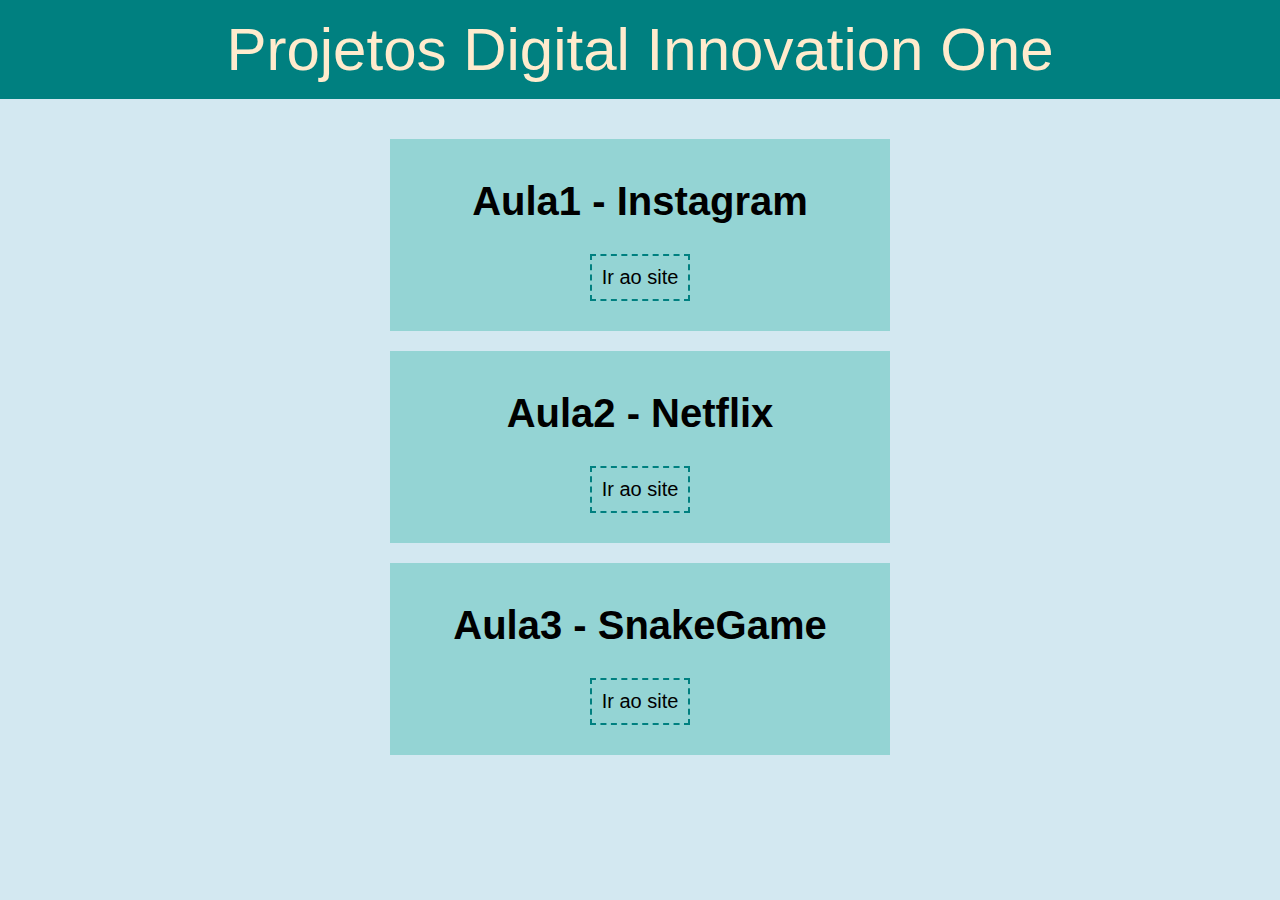
<file: index.html>
<!DOCTYPE html>
<html lang="en">
    <head>
        <meta charset="UTF-8">
        <meta http-equiv="X-UA-Compatible" content="IE=edge">
        <meta name="viewport" content="width=device-width, initial-scale=1.0">
        <link rel="stylesheet" href="style.css">
        <title>Home</title>
    </head>
    <body>
        <header>Projetos Digital Innovation One</header>
        <main>
            <div class="p1">
                <h1>Aula1 - Instagram</h2>
                <a href="https://angelcomp.github.io/DIO-HTML-WebDeveloper/aula1%20-%20Instagram/">
                    Ir ao site
                </a>
            </div>
            <div class="p2">
                <h1>Aula2 - Netflix</h2>
                <a href="https://angelcomp.github.io/DIO-HTML-WebDeveloper/aula2%20-%20Netflix/">
                    Ir ao site
                </a>
            </div>
            <div class="p3">
                <h1>Aula3 - SnakeGame</h2>
                <a href="https://angelcomp.github.io/DIO-HTML-WebDeveloper/aula3%20-%20SnakeGame/">
                    Ir ao site
                </a>
            </div>
            
        </main>
    </body>

</html>
</file>
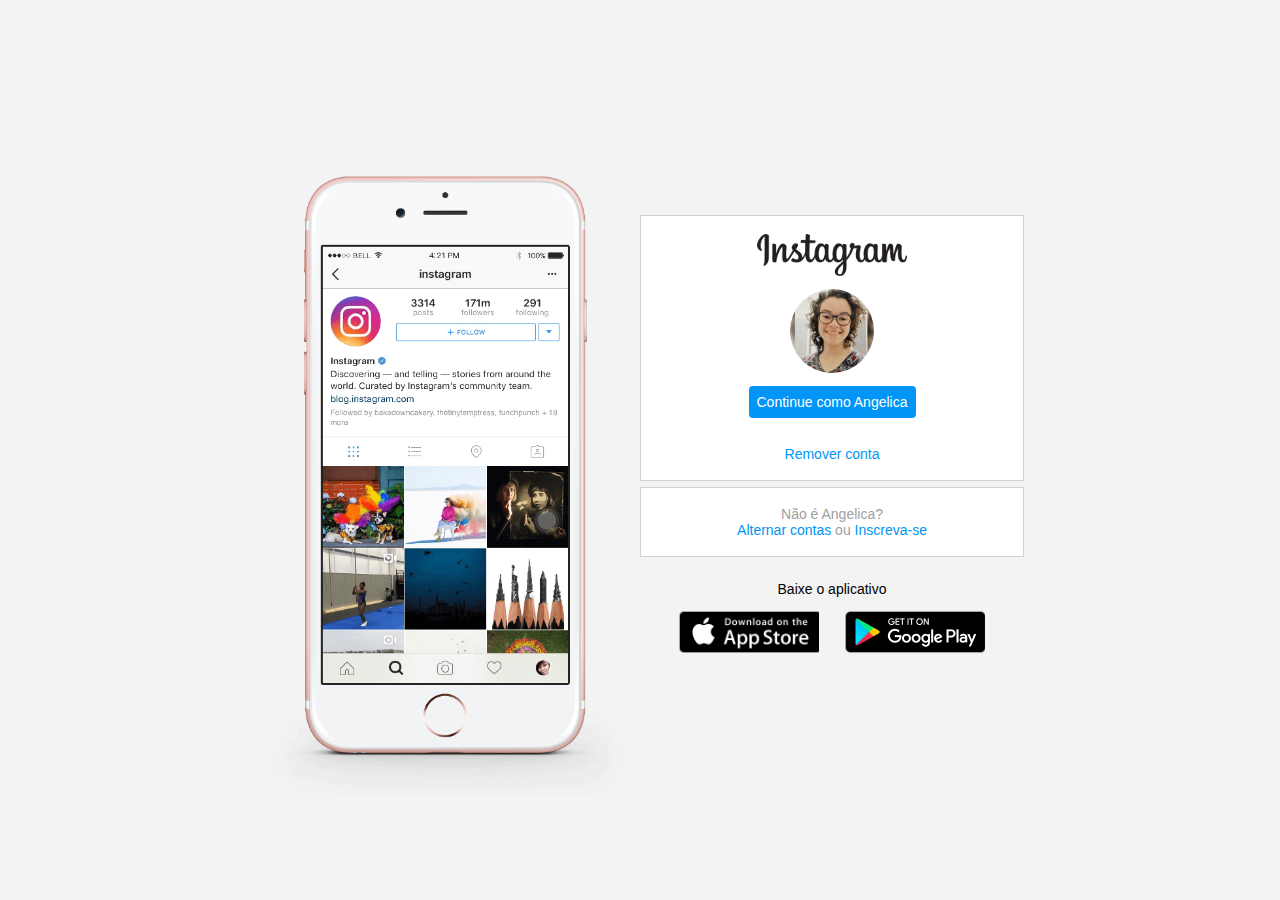
<file: aula1 - Instagram/index.html>
<!DOCTYPE html>
<html lang="en">
<head>
    <meta charset="UTF-8">
    <meta name="viewport" content="width=device-width, initial-scale=1.0">
    <link rel="stylesheet" href="style.css">
    <title>Instagram</title>
</head>
<body>
    <div class="instagram-wrapper">
        <div class="instagram-phone">
            <img src="./img/instagram-celular.png" alt="celular">
        </div>
        <div class="instagram-continue">
            <div class="group">
                <img src="./img/instagram-logo.png" class="instagram-logo" alt="instagram logo">
                <div class="profile-photo">
                    <img src="./img/perfil-instagram.jpeg" alt="foto de perfil">
                </div>
                <a href="#" class="instagram-login">Continue como Angelica</a>
                <a href="#" class="instagram-logout">Remover conta</a>
            </div>
            <div class="group">
                <p class="not-account">Não é Angelica?</p>
                <p class="not-account">
                    <span class="link-blue">Alternar contas</span>
                    ou
                    <span class="link-blue">Inscreva-se</span>
                </p>
            </div>
            <div class="get-the-app">
                <p class="get-app">Baixe o aplicativo</p>
                <div class="download">
                    <a href="#" class="app-download"></a>
                    <a href="#" class="app-download"></a>
                </div>
            </div>
        </div>
    </div>
</body>
</html>
</file>
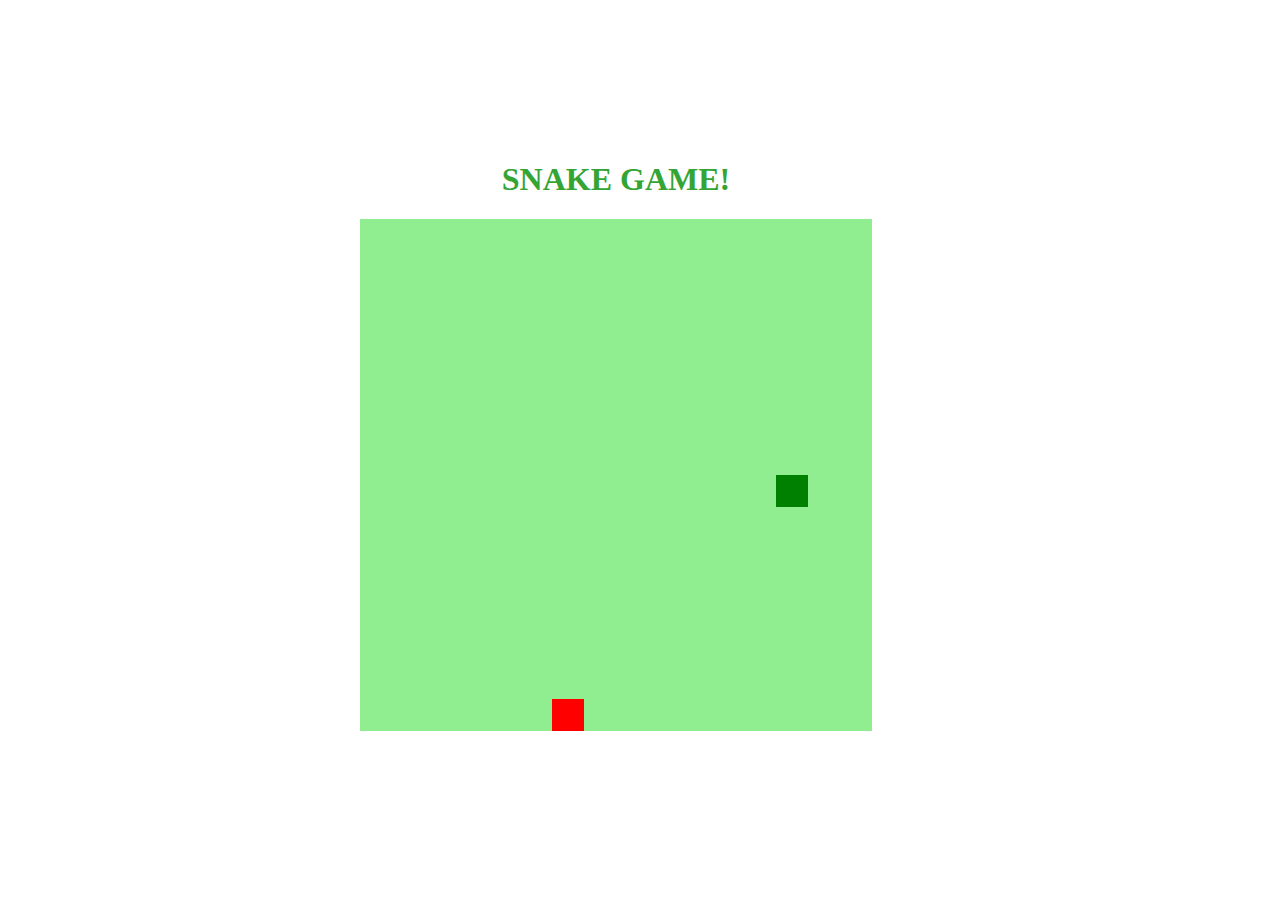
<file: aula3 - SnakeGame/index.html>
<!DOCTYPE html>
<html lang="en">
<head>
    <meta charset="UTF-8">
    <meta name="viewport" content="width=device-width, initial-scale=1.0">
    <meta http-equiv="X-UA-Compatible" content="ie=edge">
    <title>Snake Game</title>
    <link rel="stylesheet" href="style.css">
    <script defer src="script.js"></script>
</head>
<body>
    <h1>SNAKE GAME!</h1>
    <canvas id="snake" width="512" height="512"></canvas>
</body>
</html>
</file>
<file: style.css>
* {
    margin: 0;
    padding: 0;
    box-sizing: border-box;
    background-color: rgb(211, 232, 241);
}

header {
    background-color: teal;
    color: blanchedalmond;

    text-align: center;
    font-size: 60px;
    font-family: 'Franklin Gothic Medium', 'Arial Narrow', Arial, sans-serif;
    padding: 15px;
    margin-bottom: 30px;
}

main {
    display: flex;
    flex-direction: column;
    align-items: center;
}

div {
    background-color: rgb(148, 212, 212);

    display: flex;
    flex-direction: column;
    align-items: center;

    width: 500px;
    padding: 20px;
    margin: 10px;
}

h1 {
    background-color: rgb(148, 212, 212);
    font-family: 'Gill Sans', 'Gill Sans MT', Calibri, 'Trebuchet MS', sans-serif;
    font-size: 40px;
    padding: 10px;
    margin: 10px;
}

a {
    background-color: rgb(148, 212, 212);
    text-decoration: none;
    color: black;
    
    border: 2px teal dashed;

    font-size: 20px;
    font-family: 'Lucida Sans', 'Lucida Sans Regular', 'Lucida Grande', 'Lucida Sans Unicode', Geneva, Verdana, sans-serif;
    padding: 10px;
    margin: 10px;
}

a:hover {
    background-color: teal;
}
</file>
<file: aula1 - Instagram/style.css>
* {
    padding: 0;
    margin: 0;
    box-sizing: border-box;
    text-decoration: none;
    font-family: sans-serif;
    font-size: 14px;
}

body {
    width: 100%;
    min-height: 100vh;
    background-color: rgb(243, 243, 243);
    margin: 0;
    padding: 0;
    display: flex;
    justify-content: center;
}

.instagram-wrapper {
    display: flex;
    align-items: center;
    justify-content: start;
    width: 60%;
    height: 100vh;
}

.instagram-phone {
    display: flex;
    align-items: center;
    justify-content: center;
    width: 50%;
}

.instagram-phone img {
    height: 50rem;
}

.instagram-continue {
    display: flex;
    align-items: center; /* horizontal */
    justify-content: space-around; /* vertical */
    flex-direction: column;
    width: 50%;
    min-height: 34rem;
}

.group {
    display: flex;
    justify-content: space-between;
    align-items: center;
    flex-direction: column;
    background-color: #ffffff;
    width: 100%;
    padding: 1.3rem 0;
    border: 1px solid lightgray;
}

.group:nth-child(1) {
    min-height: 19rem;
}

.instagram-logo {
    height: 3rem;
}

.profile-photo {
    display: flex;
    justify-content: center;
    align-items: center;
    border-radius: 50%;
    overflow: hidden;
}

.profile-photo img {
    height: 6rem;
}

.instagram-login {
    background-color: #0095f6;
    color: #ffffff;
    padding: 8px;
    border-radius: 4px;
}

.instagram-logout {
    color: #0095f6;
    margin-top: 1rem;
}

.not-account {
    color: rgb(160, 160, 160);
}

.link-blue {
    color: #0095f6;
}

.get-the-app {
    display: flex;
    flex-direction: column;
    align-items: center;
    justify-content: center;
    width: 100%;
    padding: 1.3rem 0;
}

.download {
    display: flex;
    width: 100%;
    justify-content: space-evenly;
    align-items: center;
    padding: 1rem;
}

.app-download {
    height: 3rem;
    width: 10rem;
    background-size: cover;
}

.app-download:nth-child(1) {
    background-image: url('./img/apple-button.png');
}

.app-download:nth-child(2) {
    background-image: url('./img/googleplay-button.png');
}

/* media queries */


@media (max-width: 1024px) {
    .instagram-wrapper {
        width: 90%;
    }
}

@media (max-width: 650px) {
    body {
        background-color: #ffffff;
    }

    .instagram-wrapper {
        width: 90%;
    }

    .instagram-phone {
        display: none;
    }

    .instagram-continue {
        width: 100%;
    }
    
    .group {
        border: 1px solid transparent;
    }
}
</file>
<file: aula3 - SnakeGame/style.css>
body{
    height: 95vh;
    width: 95vw;
    display: flex;
    flex-direction: column;
    justify-content: center;
    align-items: center;
    background-color:white;
    color: rgb(52, 165, 52);
}
</file>
